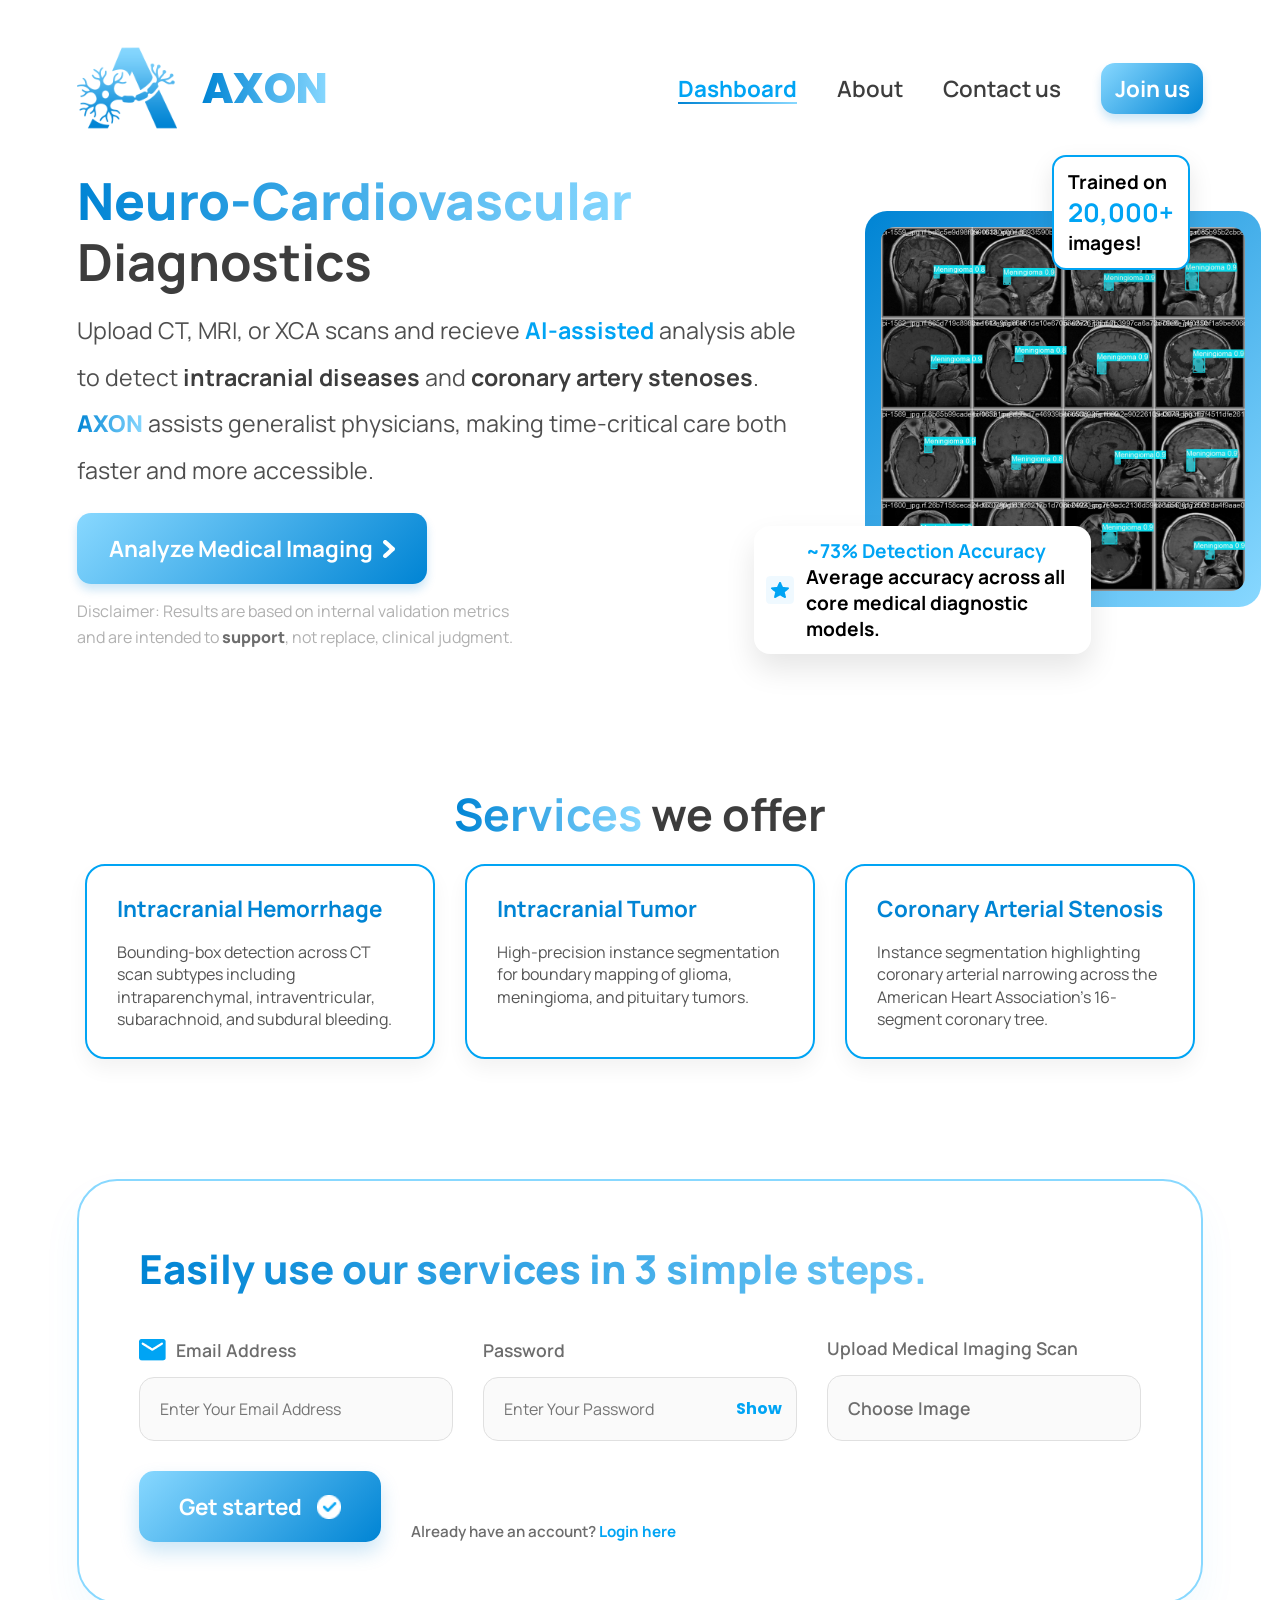
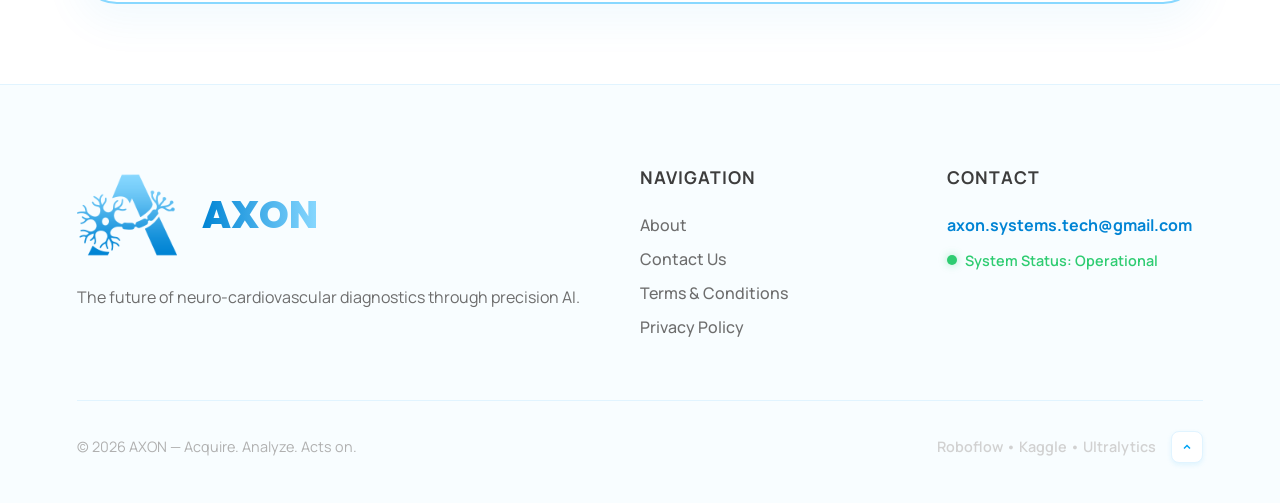
<file: frontend/index.html>
<!DOCTYPE html>
<html lang="en">
<head>
    <meta charset="UTF-8">
    <meta name="viewport" content="width=device-width, initial-scale=1.0">
    
    <title>
        AXON
    </title>

    <link rel="icon" type="image/png" href="./images/logo.png">

    <link href="https://fonts.googleapis.com/css2?family=Poppins:wght@600;700&family=Manrope:wght@600;700;800&display=swap" rel="stylesheet">
    <link rel="stylesheet" href="./css/style.css">
</head>

<body>
    <div class="bg-animation" id="top">
        <span></span><span></span><span></span>
        <span></span><span></span><span></span>
    </div>

    <header class="nav">
        <a href="#" class="logo">
            <img src="./images/logo.png" alt="logo">
            <h1><span class="logotext">AXON</span></h1>
        </a>
        <nav class="nav-links">
            <a class="dashboard" href="#" onclick="checkLoginAndGoToDashboard()">Dashboard</a>
            <a href="#services-target">About</a>
            <a href="#footer-target" onclick="highlightEmail()">Contact us</a>
            <button class="join" onclick="window.location.href='/signup'">Join us</button>
        </nav>
    </header>

    <section class="hero">
        <div class="left">
            <h1>
                <span class="blue">Neuro-Cardiovascular</span>
                <br>Diagnostics
            </h1>
            <p>
                Upload CT, MRI, or XCA scans and recieve <span>AI-assisted</span> analysis able to detect
                <span class="black">intracranial diseases</span> and
                <span class="black">coronary artery stenoses</span>. <span class="axon">AXON</span> assists generalist physicians, making time-critical care both faster and more accessible.
            </p>

            <div class="cta-in">
                <button class="cta" onclick="window.location.href='/signup'">
                    Analyze Medical Imaging
                    <img src="./images/arrow.png" alt="arrow">
                </button>
            </div>

            <p class="disclaimer">
                Disclaimer: Results are based on internal validation metrics
                <br>
                and are intended to <span class="support">support</span>, not replace, clinical judgment.
            </p>
        </div>

        <div class="right">
            <div class="badge">
                Trained on
                <br>
                <strong>20,000+</strong>
                <br>
                images!
            </div>
            <div class="yolo">
                <img src="./images/brain.png" alt="yolo">
            </div>
            <div class="accuracy">
                <img src="./images/star.png" alt="star">
                <div>
                    <strong>~73% Detection Accuracy</strong>
                    <br>
                    Average accuracy across all core medical diagnostic models.
                </div>
            </div>
        </div>
    </section>

    <section class="herotwo" id="services-target">
        <h2 class="title">
            <span class="service">Services</span> we offer
        </h2>

        <div class="services-container">
            <div class="service-box">
                <strong>Intracranial Hemorrhage</strong>
                <p>
                    Bounding-box detection across CT scan subtypes including intraparenchymal, intraventricular, subarachnoid, and subdural bleeding.
                </p>
            </div>

            <div class="service-box">
                <strong>Intracranial Tumor</strong>
                <p>
                    High-precision instance segmentation for boundary mapping of glioma, meningioma, and pituitary tumors.
                </p>
            </div>

            <div class="service-box">
                <strong>Coronary Arterial Stenosis</strong>
                <p>
                    Instance segmentation highlighting coronary arterial narrowing across the American Heart Association's 16-segment coronary tree.
                </p>
            </div>
        </div>
    </section>

    <section class="steps-section">
        <h2>Easily use our services in 3 simple <span>steps.</span></h2>
        
        <form class="steps-container" onsubmit="event.preventDefault(); stepSignup();">
            <div class="input-group">
                <label><img src="./images/mail-icon.png" alt=""> Email Address</label>
                <input type="email" id="step-email" placeholder="Enter Your Email Address" required>
            </div>

            <div class="input-group">
                <label>Password</label>
                <div class="password-wrapper">
                    <input type="password" id="step-password" placeholder="Enter Your Password" required>
                    <span class="toggle-password" id="toggleStepPassword">Show</span>
                </div>
            </div>

            <div class="input-group">
                <label>Upload Medical Imaging Scan</label>
                <label for="scan-upload" class="file-upload-btn">
                    Choose Image
                </label>
                <input type="file" id="scan-upload" accept="image/*" style="display:none">
            </div>

            <button type="submit" class="btn-get-started">
                Get started <img src="./images/check-circle.png" alt="">
            </button>

            <p class="login-prompt">
                Already have an account? <a href="/login" id="login-link">Login here</a>
            </p>

            <p id="step-result" style="margin-top:10px; font-weight:700; color:#0084D4;"></p>
        </form>
    </section>

    <footer class="footer" id="footer-target">
        <div class="footer-container">
            <div class="footer-column brand-col">
                <div class="logo">
                    <img src="./images/logo.png" alt="logo">
                    <h1><span class="logotext">AXON</span></h1>
                </div>
                <p class="footer-tagline">The future of neuro-cardiovascular diagnostics through precision AI.</p>
            </div>

            <div class="footer-column">
                <h3>Navigation</h3>
                <ul>
                    <li><a href="#services-target">About</a></li>
                    <li><a href="#footer-target" onclick="highlightEmail()">Contact Us</a></li>
                    <li><a href="#">Terms & Conditions</a></li>
                    <li><a href="#">Privacy Policy</a></li>
                </ul>
            </div>

            <div class="footer-column">
                <h3>Contact</h3>
                <p class="footer-email" id="contact-email">axon.systems.tech@gmail.com</p>
                <div class="status-indicator">
                    <span class="dot"></span> System Status: Operational
                </div>
            </div>
        </div>

        <div class="footer-bottom">
            <div class="bottom-content">
                <p>© 2026 AXON — Acquire. Analyze. Acts on.</p>
                
                <div class="footer-credits-wrapper">
                    <p class="tech-stack">Roboflow • Kaggle • Ultralytics</p>
                    <button id="scrollToTop" class="scroll-top-btn">
                        <svg width="12" height="12" viewBox="0 0 24 24" fill="none" stroke="currentColor" stroke-width="3">
                            <path d="M18 15l-6-6-6 6"/>
                        </svg>
                    </button>
                </div>
            </div>
        </div>
    </footer>

<script>
function highlightEmail() {
    const email = document.getElementById('contact-email');
    email.classList.add('highlight-flash');
    setTimeout(() => email.classList.remove('highlight-flash'), 2500);
}

async function stepSignup() {
    const email = document.getElementById("step-email").value;
    const password = document.getElementById("step-password").value;

    try {
        const res = await fetch("http://127.0.0.1:5000/signup", {
            method: "POST",
            headers: {"Content-Type": "application/json"},
            body: JSON.stringify({ email, password })
        });

        const data = await res.json();
        document.getElementById("step-result").innerText = data.message;

        if (res.ok) {
            localStorage.setItem("userEmail", email.toLowerCase().trim());
            window.location.href = "/verify";
        }

    } catch (err) {
        document.getElementById("step-result").innerText = "Server connection failed.";
    }
}

function checkLoginAndGoToDashboard() {
    if (localStorage.getItem("isLoggedIn") === "true") {
        window.location.href = "/dashboard";
    } else {
        window.location.href = "/signup";
    }
}
</script>

<script src="./js/script.js"></script>
</body>
</html>
</file>
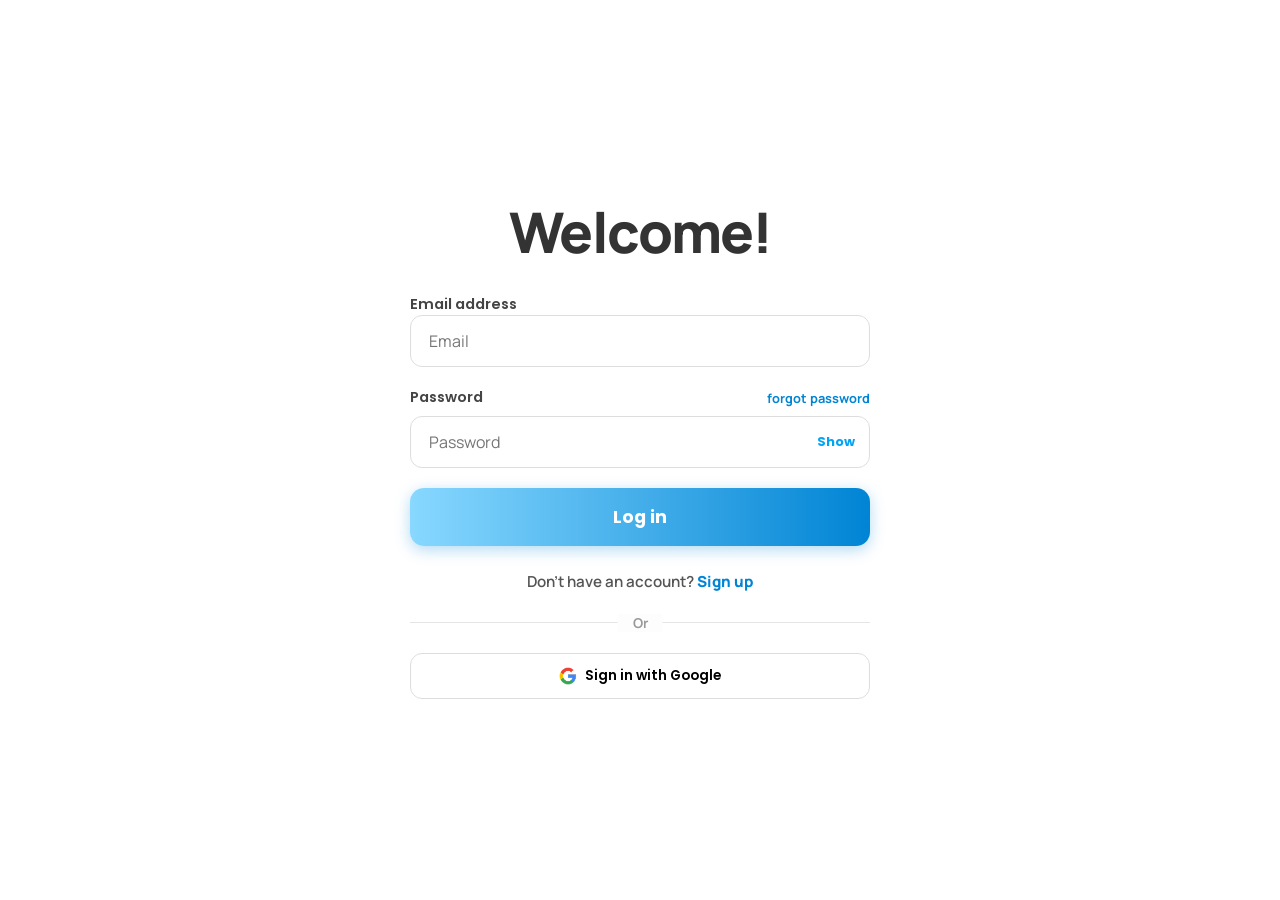
<file: frontend/login.html>
<!DOCTYPE html>
<html lang="en">
<head>
    <meta charset="UTF-8">
    <meta name="viewport" content="width=device-width, initial-scale=1.0">
    <title>Login — AXON</title>

    <link rel="icon" type="image/png" href="./images/logo.png">
    <link href="https://fonts.googleapis.com/css2?family=Poppins:wght@600;700&family=Manrope:wght@600;700;800&display=swap" rel="stylesheet">
    <link rel="stylesheet" href="./css/style.css">
    <link rel="stylesheet" href="./css/login.css">
</head>

<body>
    <div class="bg-animation">
        <span></span><span></span><span></span>
        <span></span><span></span><span></span>
    </div>

    <div class="login-container">
        <form class="login-form" onsubmit="event.preventDefault(); login();">

            <h1>Welcome!</h1>

            <div class="input-field">
                <label>Email address</label>
                <input type="email" id="email" placeholder="Email" required>
            </div>

            <div class="input-field">
                <div class="label-row">
                    <label>Password</label>
                    <a href="#" class="forgot-pass">forgot password</a>
                </div>

                <div class="password-wrapper">
                    <input type="password" id="password" placeholder="Password" required>
                    <span class="toggle-password" id="togglePassword">Show</span>
                </div>
            </div>

            <button type="submit" class="login-btn">Log in</button>

            <p id="result" class="result-msg"></p>

            <p class="signup-text">
                Don't have an account? <a href="signup.html">Sign up</a>
            </p>

            <div class="divider"><span>Or</span></div>

            <div class="social-btns">
                <button type="button" class="social-btn">
                    <img src="./images/google-logo.png" alt="Google"> Sign in with Google
                </button>
            </div>

        </form>
    </div>

    <script>
    async function login() {
        const email = document.getElementById("email").value;
        const password = document.getElementById("password").value;
        const resultBox = document.getElementById("result");

        resultBox.style.color = "#0084D4";
        resultBox.innerText = "Logging in...";

        try {
            const res = await fetch("http://127.0.0.1:5000/login", {
                method: "POST",
                headers: { "Content-Type": "application/json" },
                body: JSON.stringify({ email, password })
            });

            let data = {};
            try {
                data = await res.json();
            } catch (e) {
                data = { message: "Unexpected server response" };
            }

            if (res.ok) {
                resultBox.style.color = "#00A4F4";
                resultBox.innerText = "Login successful! Redirecting...";

                // Store login status
                localStorage.setItem("isLoggedIn", "true");
                localStorage.setItem("userEmail", email);

                setTimeout(() => {
                    window.location.href = "/dashboard";
                }, 800);

            } else {
                resultBox.style.color = "#ff4d4d";
                resultBox.innerText = data.message || "Login failed.";
            }

        } catch (err) {
            console.error(err);
            resultBox.style.color = "#ff4d4d";
            resultBox.innerText = "Server connection failed.";
        }
    }
    </script>

    <script src="./js/script.js"></script>
</body>
</html>
</file>
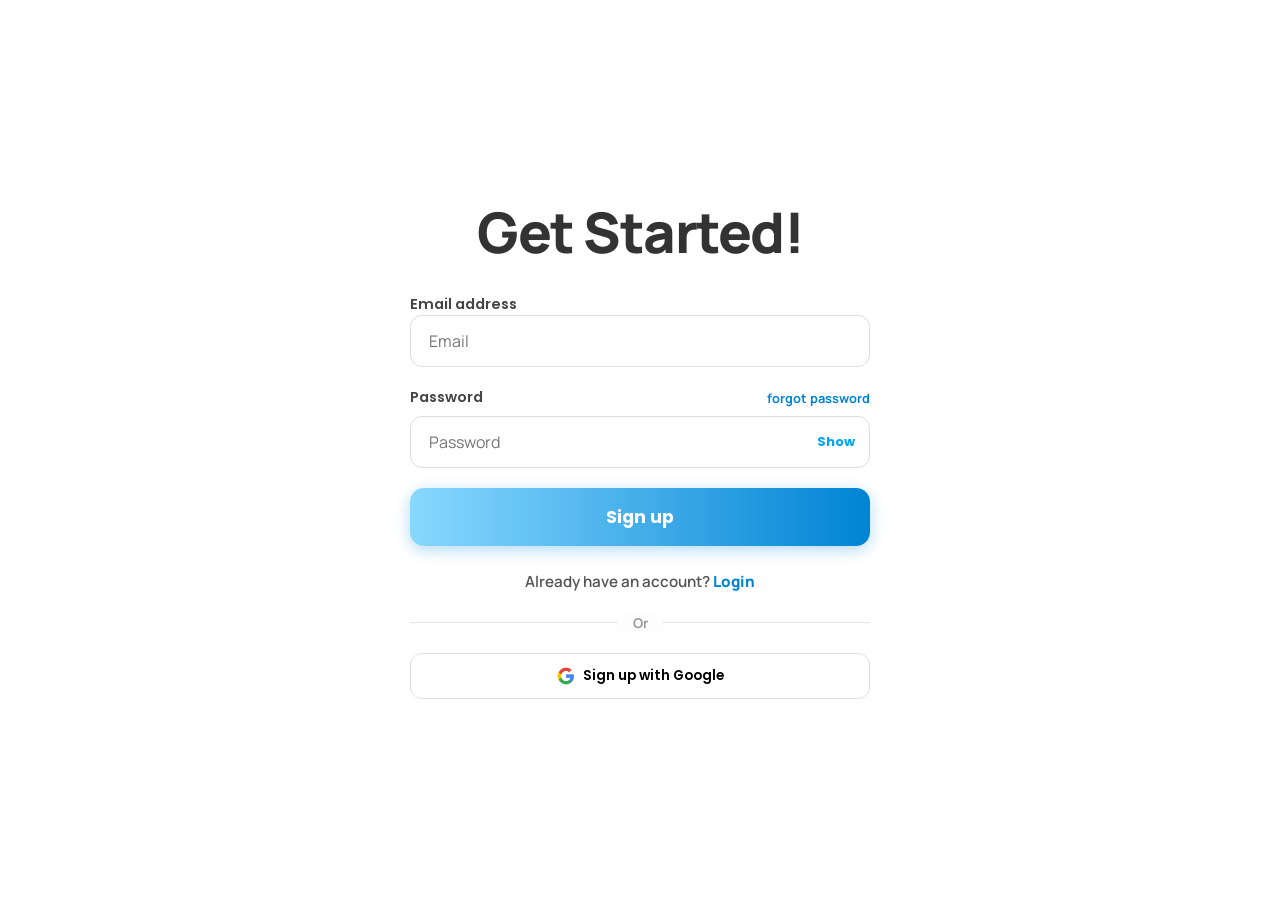
<file: frontend/signup.html>
<!DOCTYPE html>
<html lang="en">
<head>
    <meta charset="UTF-8">
    <meta name="viewport" content="width=device-width, initial-scale=1.0">
    <title>Sign Up — AXON</title>

    <link rel="icon" type="image/png" href="./images/logo.png">
    <link href="https://fonts.googleapis.com/css2?family=Poppins:wght@600;700&family=Manrope:wght@600;700;800&display=swap" rel="stylesheet">
    <link rel="stylesheet" href="./css/style.css">
    <link rel="stylesheet" href="./css/signup.css">
</head>

<body>
    <div class="bg-animation">
        <span></span><span></span><span></span>
        <span></span><span></span><span></span>
    </div>

    <div class="signup-container">

        <form class="signup-form" id="signupForm">

            <h1>Get Started!</h1>

            <div class="input-field">
                <label>Email address</label>
                <input type="email" id="email" placeholder="Email" required>
            </div>

            <div class="input-field">
                <div class="label-row">
                    <label>Password</label>
                    <a href="#" class="forgot-pass">forgot password</a>
                </div>

                <div class="password-wrapper">
                    <input type="password" id="password" placeholder="Password" required>
                    <span class="toggle-password" id="togglePassword">Show</span>
                </div>
            </div>

            <button type="submit" class="signup-btn">Sign up</button>

            <p id="result" class="result-msg"></p>

            <p class="login-text">
                Already have an account? <a href="/login">Login</a>
            </p>

            <div class="divider"><span>Or</span></div>

            <div class="social-btns">
                <button type="button" class="social-btn">
                    <img src="./images/google-logo.png" alt="Google"> Sign up with Google
                </button>
            </div>

        </form>
    </div>

    <script>
document.addEventListener("DOMContentLoaded", () => {
    const form = document.getElementById("signupForm");
    const resultBox = document.getElementById("result");

    form.addEventListener("submit", async (e) => {
        e.preventDefault();

        const email = document.getElementById("email").value;
        const password = document.getElementById("password").value;

        resultBox.style.color = "#0084D4";
        resultBox.innerText = "Creating account...";

        try {
            const res = await fetch("http://127.0.0.1:5000/signup", {
                method: "POST",
                headers: { "Content-Type": "application/json" },
                body: JSON.stringify({ email, password })
            });

            const data = await res.json().catch(() => ({}));

            if (res.ok) {
                localStorage.setItem("userEmail", email.toLowerCase().trim());
                resultBox.innerText = data.message || "Signup successful!";
                window.location.href = "/verify";
            } else {
                resultBox.style.color = "#ff4d4d";
                resultBox.innerText = data.message || "Signup failed.";
            }

        } catch (err) {
            console.error(err);
            resultBox.style.color = "#ff4d4d";
            resultBox.innerText = "Server connection failed.";
        }
    });
});
</script>

    <script src="./js/script.js"></script>
</body>
</html>
</file>
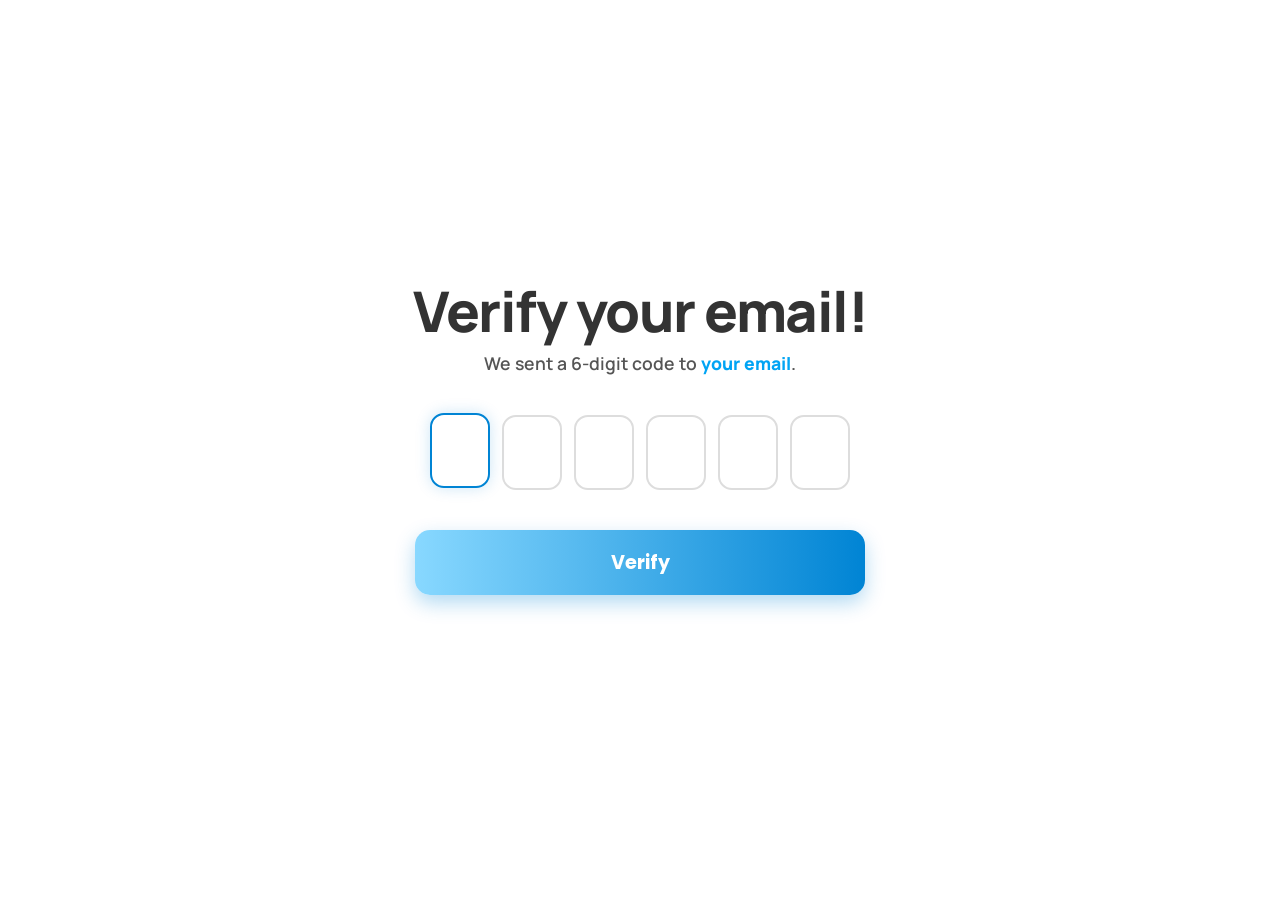
<file: frontend/verify.html>
<!DOCTYPE html>
<html lang="en">
<head>
    <meta charset="UTF-8">
    <meta name="viewport" content="width=device-width, initial-scale=1.0">
    <title>Verify Email — AXON</title>

    <link rel="icon" type="image/png" href="./images/logo.png">
    <link href="https://fonts.googleapis.com/css2?family=Poppins:wght@600;700&family=Manrope:wght@600;700;800&display=swap" rel="stylesheet">
    <link rel="stylesheet" href="./css/style.css">
    <link rel="stylesheet" href="./css/verify.css">
</head>

<body>
    <div class="bg-animation">
        <span></span><span></span><span></span>
        <span></span><span></span><span></span>
    </div>

    <div class="verify-container">
        <h1>Verify your email!</h1>

        <p class="subtitle">
            We sent a 6-digit code to
            <span id="display-email">your email</span>.
        </p>

        <div class="otp-inputs">
            <input type="text" maxlength="1" class="otp-box" autofocus>
            <input type="text" maxlength="1" class="otp-box">
            <input type="text" maxlength="1" class="otp-box">
            <input type="text" maxlength="1" class="otp-box">
            <input type="text" maxlength="1" class="otp-box">
            <input type="text" maxlength="1" class="otp-box">
        </div>

        <button class="verify-btn" onclick="verify()">Verify</button>

        <p id="result" class="result-msg"></p>
    </div>

    <script>
    const savedEmail = localStorage.getItem('userEmail') || "";
    document.getElementById('display-email').textContent = savedEmail || "your email";

    const inputs = document.querySelectorAll('.otp-box');

    inputs.forEach((input, index) => {
        // Handle normal typing and auto-focus next box
        input.addEventListener('input', (e) => {
            if (e.inputType === "deleteContentBackward") return; // Don't jump forward on backspace
            
            if (input.value && index < inputs.length - 1) {
                inputs[index + 1].focus();
            }
        });

        // Handle backspace to move to previous box
        input.addEventListener('keydown', (e) => {
            if (e.key === 'Backspace' && !input.value && index > 0) {
                inputs[index - 1].focus();
            }
        });

        // NEW: Handle pasting the entire code
        input.addEventListener('paste', (e) => {
            e.preventDefault(); // Stop the default paste action
            const pastedData = e.clipboardData.getData('text').slice(0, inputs.length); // Get first 6 chars
            
            if (!pastedData) return;

            // Distribute characters into the boxes
            const chars = pastedData.split('');
            chars.forEach((char, i) => {
                if (inputs[i]) {
                    inputs[i].value = char;
                }
            });

            // Focus the last filled box or the next empty one
            const nextFocus = chars.length < inputs.length ? chars.length : inputs.length - 1;
            inputs[nextFocus].focus();
        });
    });

    function verify() {
        const code = Array.from(inputs)
            .map(i => i.value.trim())
            .join('')
            .replace(/\s+/g, '');

        if (code.length < 6) {
            document.getElementById("result").innerText = "Please enter the full 6-digit code.";
            return;
        }

        if (!savedEmail) {
            document.getElementById("result").innerText = "No email found. Please sign up again.";
            return;
        }

        fetch("http://127.0.0.1:5000/verify", {
            method: "POST",
            headers: { "Content-Type": "application/json" },
            body: JSON.stringify({
                email: savedEmail.toLowerCase().trim(),
                code: code
            })
        })
        .then(async res => {
            const data = await res.json();
            document.getElementById("result").innerText = data.message || "Response received";

            if (res.ok) {
                window.location.href = "/login";
            }
        })
        .catch(() => {
            document.getElementById("result").innerText = "Connection error.";
        });
    }
    </script>

    <script src="./js/script.js"></script>
</body>
</html>
</file>
<file: frontend/css/style.css>
/* ======================== */
/* GLOBAL RESET             */
/* ======================== */
* {
    margin: 0;
    padding: 0;
    box-sizing: border-box;
    font-family: "Manrope", sans-serif;
}

/* ======================== */
/* BODY & LAYOUT            */
/* ======================== */
html {
    height: auto;
    scroll-behavior: smooth;
    scrollbar-width: none;
    -ms-overflow-style: none;
}

html::-webkit-scrollbar {
    display: none;
}

body {
    min-height: 100vh;
    display: flex;
    flex-direction: column;
    justify-content: flex-start;
    background-color: #FFFFFF;
    overflow-y: auto;
    overflow-x: hidden;
    scrollbar-width: none;
    -ms-overflow-style: none;
}

body::-webkit-scrollbar {
    display: none;
}

/* ======================== */
/* LOADING STATE             */
/* ======================== */
.loader {
    width: 56px;
    height: 56px;
    border-radius: 50%;
    background: conic-gradient(
        from -35deg,
        #d1d1d1 0deg,
        #f6f6f6 95deg,
        #f6f6f6 360deg
    );
    animation: spin 0.85s linear infinite;
    position: relative;
    margin: auto;
}

.loader::after {
    content: "";
    position: absolute;
    inset: 10px;
    border-radius: 50%;
    background: #0084D4;
}

@keyframes spin {
    to { transform: rotate(360deg); }
}

/* ======================== */
/* BACKGROUND ANIMATION     */
/* ======================== */
.bg-animation {
    position: fixed;
    top: 0;
    left: 0;
    width: 100%;
    height: 100%;
    pointer-events: none;
    overflow: hidden;
    z-index: 0;
}

.bg-animation span {
    position: absolute;
    display: block;
    bottom: -120px;
    border: 6px solid transparent;
    background: 
        linear-gradient(#FFFFFF, #FFFFFF) padding-box, 
        linear-gradient(135deg, #f6f6f6, #d1d1d1) border-box;
    border-radius: 8px;
    animation: floatBox 14s linear infinite;
    opacity: 0;
}

.bg-animation span:nth-child(1) { left: 10%; width: 35px; height: 35px; animation-duration: 12s; animation-delay: -2s; }
.bg-animation span:nth-child(2) { left: 25%; width: 65px; height: 65px; animation-duration: 16s; animation-delay: -7s; opacity: 0.2; }
.bg-animation span:nth-child(3) { left: 45%; width: 80px; height: 80px; animation-duration: 11s; animation-delay: -4s; }
.bg-animation span:nth-child(4) { left: 65%; width: 50px; height: 50px; animation-duration: 15s; animation-delay: 1s; }
.bg-animation span:nth-child(5) { left: 80%; width: 40px; height: 40px; animation-duration: 13s; animation-delay: 3s; }
.bg-animation span:nth-child(6) { left: 92%; width: 30px; height: 30px; animation-duration: 14s; animation-delay: 0s; }

@keyframes floatBox {
    0% { transform: translateY(0) rotate(0deg) translateX(0); opacity: 0; }
    10% { opacity: 0.5; }
    50% { transform: translateY(-60vh) rotate(180deg) translateX(15px); }
    90% { opacity: 0.5; }
    100% { transform: translateY(-130vh) rotate(360deg) translateX(-10px); opacity: 0; }
}

/* ======================== */
/* NAVIGATION               */
/* ======================== */
.nav {
    position: relative;
    z-index: 1;
    display: flex;
    justify-content: space-between;
    align-items: center;
    padding: 3% 6%;
    animation: slideDownFade 0.4s ease forwards;
    animation-delay: 0.1s;
    opacity: 0;
}

.logo {
    display: flex;
    align-items: center;
    gap: 25px;
    text-decoration: none;
    color: inherit;
}

.logo img { width: 8vw; max-width: 100px; }

.logo h1 span { 
    font-family: 'Poppins', sans-serif; 
    font-size: 2.6rem; 
    font-weight: 700;
    background: linear-gradient(to right, #0084D4, #88D8FF);
    font-weight: 800;
    -webkit-background-clip: text;
    background-clip: text;
    -webkit-text-fill-color: transparent;
}

.nav-links { display: flex; align-items: center; gap: 40px; }
.nav-links a { position: relative; text-decoration: none; font-size: 1.4rem; font-weight: 600; color: #3D3D3D; }
.nav-links .dashboard { color: #00A4F4; font-weight: 700; }

.nav-links a::after {
    content: "";
    position: absolute;
    left: 0; bottom: 0; width: 100%; height: 2px;
    background: linear-gradient(to right, #0084D4, #88D8FF);
    transform: scaleX(0);
    transform-origin: left;
    transition: transform 0.3s ease;
}

.nav-links a:hover::after, 
.nav-links .dashboard::after { transform: scaleX(1); }

/* ======================== */
/* SHARED BUTTON STYLES     */
/* ======================== */
.join, .cta, .btn-get-started {
    background: linear-gradient(135deg, #88D8FF, #0084D4);
    border: none;
    color: white;
    font-family: 'Manrope', sans-serif;
    font-weight: 700;
    display: flex;
    align-items: center;
    justify-content: center;
    cursor: pointer;
    transition: transform 0.15s cubic-bezier(0.175, 0.885, 0.32, 1.275);
    will-change: transform;
}

.join:active, .cta:active, .btn-get-started:active {
    transform: scale(0.92) !important;
}

.join {
    width: 8vw;
    max-width: 149px;
    height: 4vw;
    max-height: 80px;
    border-radius: 14px;
    font-size: 1.4rem;
    box-shadow: 0 6px 10px rgba(0, 132, 212, 0.2);
}

/* ======================== */
/* HERO SECTION             */
/* ======================== */
.hero {
    position: relative;
    z-index: 1;
    display: flex;
    justify-content: space-between;
    align-items: center;
    padding: 1% 6%;
    transform: translateY(-20px);
}

.left { width: 70%; }

.left h1 {
    font-size: 3.2rem;
    line-height: 1.2;
    color: #3D3D3D;
    margin-bottom: 15px;
    animation: slideUpFade 0.4s ease forwards;
    animation-delay: 0.3s;
    opacity: 0;
}

.left h1 .blue {
    background: linear-gradient(to right, #0084D4, #88D8FF);
    font-weight: 800;
    -webkit-background-clip: text;
    background-clip: text;
    -webkit-text-fill-color: transparent;
}

.left p {
    font-size: 1.45rem;
    line-height: 2;
    color: #4F4F4F;
    margin-bottom: 20px;
    animation: slideUpFade 0.4s ease forwards;
    animation-delay: 0.5s;
    opacity: 0;
}

.left p span { color: #00A4F4; font-weight: 700; }
.left .black { color: #3D3D3D; font-weight: 700; }
.left .axon { 
    background: linear-gradient(to right, #0084D4, #88D8FF);
    font-weight: 800;
    -webkit-background-clip: text;
    background-clip: text;
    -webkit-text-fill-color: transparent;
}

.cta {
    padding: 20px 32px;
    border-radius: 14px;
    font-size: 1.4rem;
    margin-bottom: 15px;
    gap: 10px;
    box-shadow: 0 6px 10px rgba(0, 132, 212, 0.2);
}

.cta-in {
    opacity: 0;
    animation: slideUpFade 0.8s ease forwards;
    animation-delay: 0.7s;
}

.left .disclaimer {
    font-size: 1rem;
    color: #B0B0B0;
    line-height: 1.6;
    opacity: 0;
    animation: slideUpFade 0.8s ease forwards;
    animation-delay: 0.9s;
}

.left .disclaimer .support { font-weight: 800; color: #6D6D6D; }

/* ======================== */
/* RIGHT HERO IMAGE         */
/* ======================== */
.right {
    width: 38%;
    position: relative;
    display: flex;
    justify-content: center;
    margin-top: -2%;
    transform: translateX(58px);
}

.yolo {
    position: relative;
    z-index: 1;
    background: linear-gradient(135deg, #0084D4, #88D8FF);
    padding: 16px;
    border-radius: 22px;
    opacity: 0;
    animation: slideUpFade 0.8s ease forwards;
    animation-delay: 0.6s;
    
    /* This controls the overall size of the box */
    width: fit-content;
    max-width: 400px; /* Adjust this value to get the exact size you want */
    margin: 0 auto;
}

.yolo img { 
    /* The image now fills the container exactly, so the blue box hugs it */
    width: 100%; 
    border-radius: 14px; 
    display: block; 
}

.badge {
    position: absolute;
    z-index: 2;
    top: -14%;
    right: 18%;
    background: white;
    padding: 12px 14px;
    border-radius: 14px;
    font-size: 1.2rem;
    font-weight: 700;
    border: 2px solid #00A4F4;
    box-shadow: 0 10px 25px rgba(0,0,0,0.1);
    opacity: 0;
    animation: slideUpFade 0.8s ease forwards;
    animation-delay: 0.4s;
}

.badge strong { font-size: 1.6rem; color: #00A4F4; }

.accuracy {
    position: absolute;
    z-index: 2;
    bottom: -12%;
    left: -28%;
    background: white;
    padding: 12px;
    border-radius: 16px;
    display: flex;
    gap: 12px;
    align-items: center;
    width: 85%;
    font-weight: 700;
    font-size: 1.2rem;
    box-shadow: 0 15px 30px rgba(0,0,0,0.1);
    opacity: 0;
    animation: slideUpFade 0.8s ease forwards;
    animation-delay: 0.8s;
}

.accuracy strong { font-size: 1.2rem; color: #00A4F4; }

/* ======================== */
/* SERVICES SECTION         */
/* ======================== */
.herotwo {
    position: relative;
    z-index: 1;
    padding: 80px 6%;
    text-align: center;
}

.title {
    font-size: 2.8rem;
    color: #3D3D3D;
    margin-bottom: 15px;
}

.title .service {
    background: linear-gradient(to right, #0084D4, #88D8FF);
    font-weight: 700;
    -webkit-background-clip: text;
    background-clip: text;
    -webkit-text-fill-color: transparent;
}

.herotwo p {
    font-size: 1.2rem;
    color: #4F4F4F;
    line-height: 1.6;
    margin-bottom: 40px;
}

.services-container {
    display: flex;
    justify-content: center;
    gap: 30px;
    flex-wrap: wrap;
    margin-top: 20px;
}

.service-box {
    background: white;
    padding: 30px 30px 26px;
    border-radius: 20px;
    border: 2px solid #00A4F4;
    width: 350px;
    text-align: left;
    box-shadow: 0 10px 20px rgba(0,0,0,0.05);
    transition: transform 0.3s ease, border-color 0.3s ease;
    display: flex;
    flex-direction: column;
}

.service-box:hover {
    transform: translateY(-10px);
    border-color: #88D8FF;
}

.service-box strong {
    font-size: 1.4rem;
    color: #0084D4;
    display: block;
    margin-bottom: 18px;
    line-height: 1.2;
}

.service-box p {
    font-size: 1rem;
    line-height: 1.4;
    color: #555;
    margin-bottom: 0;
}

/* ======================== */
/* STEPS SECTION            */
/* ======================== */
.steps-section {
    position: relative;
    z-index: 1;
    margin: 40px 6% 80px 6%;
    padding: 60px;
    background: white;
    border: 2px solid #88D8FF;
    border-radius: 40px;
    box-shadow: 0 20px 40px rgba(0, 164, 244, 0.05);
}

.steps-section h2 {
    background: linear-gradient(to right, #0084D4, #88D8FF);
    font-weight: 800;
    font-size: 2.5rem;
    margin-bottom: 40px;
    -webkit-background-clip: text;
    background-clip: text;
    -webkit-text-fill-color: transparent;
}

.steps-container {
    display: flex;
    align-items: flex-end;
    gap: 30px;
    flex-wrap: wrap;
}

.input-group {
    flex: 1;
    min-width: 250px;
    display: flex;
    flex-direction: column;
    gap: 15px;
}

.input-group label {
    display: flex;
    align-items: center;
    gap: 10px;
    font-size: 1.1rem;
    font-weight: 600;
    color: #6D6D6D;
}

.input-group input {
    width: 100%;
    padding: 20px;
    border: 1px solid #E0E0E0;
    border-radius: 15px;
    background: #FAFAFA;
    font-size: 1rem;
    color: #3D3D3D;
    outline: none;
    transition: border-color 0.3s ease;
}

.input-group input:focus { border-color: #00A4F4; }

/* Password Toggle for Landing Page */
.input-group .password-wrapper {
    position: relative;
    width: 100%;
    display: flex;
    align-items: center;
}

.input-group .password-wrapper input {
    padding-right: 60px !important; /* Space for "Show" */
    width: 100%;
}

.input-group .toggle-password {
    position: absolute;
    right: 15px;
    font-family: 'Poppins', sans-serif;
    font-size: 1rem;
    font-weight: 700;
    color: #00A4F4;
    cursor: pointer;
    user-select: none;
    z-index: 5;
}

.file-upload-btn {
    width: 100%;
    padding: 20px;
    border: 1px solid #E0E0E0;
    border-radius: 15px;
    background: #FAFAFA;
    font-size: 1rem;
    color: #888;
    text-align: center;
    cursor: pointer;
    transition: all 0.3s ease;
    display: block;
}

.file-upload-btn:hover {
    border-color: #00A4F4;
    background: #f0f9ff;
    color: #00A4F4;
}

.btn-get-started {
    padding: 20px 40px;
    border-radius: 15px;
    font-size: 1.4rem;
    gap: 15px;
    box-shadow: 0 10px 20px rgba(0, 132, 212, 0.2);
}

.btn-get-started img { width: 24px; height: 24px; }

/* Wrapper to stack button and login text */
.action-wrapper {
    display: flex;
    flex-direction: column;
    align-items: center;
    gap: 15px;
    flex: 1; /* Helps with alignment in the flex container */
}

.login-prompt {
    font-size: 0.95rem;
    color: #6D6D6D;
    font-weight: 600;
}

.login-prompt a {
    color: #00A4F4; /* Use #F40039 if you went with the Red rebrand */
    text-decoration: none;
    font-weight: 700;
    transition: color 0.3s ease;
}

.login-prompt a:hover {
    text-decoration: underline;
    color: #0084D4; /* Use #D4002B for Red */
}

/* Ensure the wrapper doesn't shrink on mobile */
@media (max-width: 1024px) {
    .action-wrapper {
        width: 100%;
        margin-top: 10px;
    }
}

/* ======================== */
/* FOOTER                   */
/* ======================== */
.footer {
    position: relative;
    z-index: 1;
    background: #f8fdff;
    padding: 80px 6% 40px 6%;
    border-top: 1px solid #e1f4ff;
    margin-top: auto;
}

.footer-container {
    display: grid;
    grid-template-columns: 2fr 1fr 1fr;
    gap: 50px;
    padding-bottom: 50px;
}

.footer-column .logo { margin-bottom: 20px; }
.footer-column .logo h1 span { font-size: 2.4rem; }

.footer-tagline {
    margin-top: 20px;
    font-size: 1rem;
    color: #6D6D6D;
    line-height: 1.6;
    max-width: none;
    white-space: nowrap;
}

.footer-column h3 {
    font-size: 1.1rem;
    font-weight: 700;
    margin-bottom: 25px;
    color: #3D3D3D;
    text-transform: uppercase;
    letter-spacing: 1px;
}

.footer-column ul { list-style: none; }
.footer-column ul li { margin-bottom: 12px; }
.footer-column ul li a { text-decoration: none; color: #6D6D6D; font-weight: 500; transition: color 0.3s ease; }
.footer-column ul li a:hover { color: #00A4F4; }

.footer-email { color: #0084D4; font-weight: 700; font-size: 1rem; margin-bottom: 15px; }

.status-indicator {
    display: flex;
    align-items: center;
    gap: 8px;
    font-size: 0.9rem;
    /* System Status */
    color: #2ecc71; /* Operational */
    /* color: #7f8c8d; /* Inactive */
    font-weight: 600;
}

.dot {
    width: 10px;
    height: 10px;
    background-color: #2ecc71; /* Operational */
    /* background-color: #7f8c8d; /* Inactive */
    border-radius: 50%;
    box-shadow: 0 0 8px rgba(46, 204, 113, 0.4);
}

.footer-bottom {
    border-top: 1px solid #e1f4ff;
    padding-top: 30px;
}

.bottom-content {
    display: flex;
    justify-content: space-between;
    align-items: center;
    color: #B0B0B0;
    font-size: 0.9rem;
}

.footer-credits-wrapper {
    display: flex;
    align-items: center;
    gap: 15px;
}

.tech-stack { font-weight: 600; color: #D1D1D1; margin-bottom: 0; }

.scroll-top-btn {
    background: #FFFFFF;
    border: 1px solid #e1f4ff;
    color: #00A4F4;
    width: 32px;
    height: 32px;
    border-radius: 8px;
    display: flex;
    align-items: center;
    justify-content: center;
    cursor: pointer;
    transition: all 0.3s cubic-bezier(0.175, 0.885, 0.32, 1.275);
    box-shadow: 0 2px 5px rgba(0, 164, 244, 0.1);
}

.scroll-top-btn:hover {
    transform: translateY(-3px);
    background: #00A4F4;
    color: #FFFFFF;
    border-color: #00A4F4;
}

/* The base state to prevent layout shifting */
#contact-email {
    display: inline-block;
    transition: all 0.3s ease;
    border-radius: 8px;
}

/* The highlight state triggered by JS */
.highlight-flash {
    background-color: #00A4F4;
    color: white;
    
    /* Makes the highlight "bigger" around the text */
    padding: 10px 20px; 
    
    box-shadow: 0 4px 15px rgba(0, 164, 244, 0.4);
    z-index: 10;
    position: relative;
}

/* ======================== */
/* UTILITY ANIMATIONS       */
/* ======================== */
@keyframes slideDownFade {
    0% { opacity: 0; transform: translateY(-30px); }
    100% { opacity: 1; transform: translateY(0); }
}

@keyframes slideUpFade {
    0% { opacity: 0; transform: translateY(30px); }
    100% { opacity: 1; transform: translateY(0); }
}

/* ======================== */
/* RESPONSIVE               */
/* ======================== */
@media (max-width: 1024px) {
    .hero { flex-direction: column; text-align: center; transform: none; }
    .left, .right { width: 100%; }
    .badge, .accuracy { position: static; margin-top: 15px; }
    .nav-links { gap: 20px; }
    .right { transform: none; }
    .services-container { flex-direction: column; align-items: center; }
    .steps-container { flex-direction: column; align-items: stretch; }
    .footer-container { grid-template-columns: 1fr; text-align: center; gap: 40px; }
    .bottom-content { flex-direction: column; gap: 15px; }
}
</file>
<file: frontend/css/login.css>
/* =========================================
   AXON LOGIN PAGE STYLES (NO BOX)
   ========================================= */

body {
    display: flex;
    justify-content: center;
    align-items: center;
    min-height: 100vh;
    margin: 0;
    overflow: hidden; 
}

.login-container {
    position: relative;
    z-index: 10;
    width: 100%;
    max-width: 500px; 
    text-align: center;
    padding: 20px;
}

.login-form {
    background: transparent;
    padding: 0;
    text-align: center;
}

.login-form h1 {
    font-family: 'Manrope', sans-serif;
    font-weight: 800;
    font-size: 3.5rem;
    color: #333;
    margin-bottom: 30px;
    line-height: 1.1;
    letter-spacing: -1.5px;
    text-shadow: 0 2px 10px rgba(255, 255, 255, 0.3);
}

.input-field {
    text-align: left;
    margin-bottom: 20px;
    max-width: 500px;
    margin-left: auto;
    margin-right: auto;
}

.label-row {
    display: flex;
    justify-content: space-between;
    align-items: center;
    margin-bottom: 8px;
}

.input-field label {
    font-family: 'Poppins', sans-serif;
    font-weight: 600;
    font-size: 0.9rem;
    color: #444;
}

.forgot-pass {
    font-size: 0.8rem;
    color: #0084D4;
    text-decoration: none;
    font-weight: 700;
}

/* Password Toggle Logic */
.password-wrapper {
    position: relative;
    display: flex;
    align-items: center;
}

.toggle-password {
    position: absolute;
    right: 15px;
    font-family: 'Poppins', sans-serif;
    font-size: 0.8rem;
    font-weight: 700;
    color: #00A4F4;
    cursor: pointer;
    user-select: none;
}

.input-field input {
    width: 100%;
    padding: 14px 18px;
    border: 1px solid #ddd;
    border-radius: 12px;
    font-family: 'Manrope', sans-serif;
    box-sizing: border-box;
    font-size: 1rem;
    background: rgba(255, 255, 255, 0.9);
}

.login-btn {
    width: 100%;
    max-width: 500px;
    padding: 16px;
    border: none;
    border-radius: 14px;
    background: linear-gradient(to right, #88D8FF, #0084D4);
    color: white;
    font-family: 'Poppins', sans-serif;
    font-weight: 700;
    font-size: 1.1rem;
    cursor: pointer;
    box-shadow: 0 4px 15px rgba(0, 132, 212, 0.3);
    display: inline-block;
    transition: transform 0.1s ease-out, box-shadow 0.2s ease;
    will-change: transform;
    transform-origin: center;
}

/* SPRINGY CLICK EFFECT */
.login-btn:active {
    transform: scale(0.92) !important;
    box-shadow: 0 2px 5px rgba(0, 132, 212, 0.2);
}

.signup-text {
    margin-top: 25px;
    font-family: 'Manrope', sans-serif;
    font-size: 0.95rem;
    color: #555;
    font-weight: 600;
}

.signup-text a {
    color: #0084D4;
    font-weight: 800;
    text-decoration: none;
}

.divider {
    margin: 30px 0;
    position: relative;
    border-top: 1px solid rgba(0,0,0,0.1);
    max-width: 500px;
    margin-left: auto;
    margin-right: auto;
}

.divider span {
    position: absolute;
    top: 50%;
    left: 50%;
    transform: translate(-50%, -50%);
    background: #fdfdfd; 
    padding: 0 15px;
    font-size: 0.85rem;
    color: #999;
    font-weight: 700;
}

.social-btns {
    display: flex;
    justify-content: center;
    gap: 12px;
    max-width: 500px;
    margin: 0 auto;
}

.social-btn {
    width: 100%;
    max-width: 500px;
    display: flex;
    align-items: center;
    justify-content: center;
    gap: 8px;
    padding: 12px;
    border: 1px solid #ddd;
    border-radius: 12px;
    background: white;
    font-family: 'Poppins', sans-serif;
    font-weight: 600;
    font-size: 0.85rem;
    cursor: pointer;
    transition: transform 0.1s ease-out, background 0.2s;
}

.social-btn:active {
    transform: scale(0.95);
}

.social-btn img {
    width: 18px;
    height: 18px;
}

.result-msg {
    margin-top: 15px;
    font-family: 'Manrope', sans-serif;
    font-weight: 700;
    color: #0084D4;
}

@media (max-width: 600px) {
    .login-form h1 {
        font-size: 2.5rem;
    }
    .social-btns {
        flex-direction: column;
    }
}
</file>
<file: frontend/css/signup.css>
/* =========================================
   AXON SIGNUP PAGE STYLES (NO BOX)
   ========================================= */

body {
    display: flex;
    justify-content: center;
    align-items: center;
    min-height: 100vh;
    margin: 0;
    overflow: hidden; 
}

.signup-container {
    position: relative;
    z-index: 10;
    width: 100%;
    max-width: 500px; /* Expanded for 3.5rem text */
    padding: 20px;
}

.signup-form {
    background: transparent; /* Box removed */
    padding: 0;
    text-align: center;
}

.signup-form h1 {
    font-family: 'Manrope', sans-serif;
    font-weight: 800;
    font-size: 3.5rem;
    color: #333;
    margin-bottom: 30px;
    line-height: 1.1;
    letter-spacing: -1.5px;
    text-shadow: 0 2px 10px rgba(255, 255, 255, 0.3);
}

.input-field {
    text-align: left;
    margin-bottom: 20px;
    max-width: 500px;
    margin-left: auto;
    margin-right: auto;
}

.label-row {
    display: flex;
    justify-content: space-between;
    align-items: center;
    margin-bottom: 8px;
}

.input-field label {
    font-family: 'Poppins', sans-serif;
    font-weight: 600;
    font-size: 0.9rem;
    color: #444;
}

.forgot-pass {
    font-size: 0.8rem;
    color: #0084D4;
    text-decoration: none;
    font-weight: 700;
}

/* Password Toggle Styling */
.password-wrapper {
    position: relative;
    display: flex;
    align-items: center;
}

.toggle-password {
    position: absolute;
    right: 15px;
    font-family: 'Poppins', sans-serif;
    font-size: 0.8rem;
    font-weight: 700;
    color: #00A4F4;
    cursor: pointer;
    user-select: none;
}

.input-field input {
    width: 100%;
    padding: 14px 18px;
    border: 1px solid #ddd;
    border-radius: 12px;
    font-family: 'Manrope', sans-serif;
    box-sizing: border-box;
    font-size: 1rem;
    background: rgba(255, 255, 255, 0.9);
}

.signup-btn {
    width: 100%;
    max-width: 500px;
    padding: 16px;
    border: none;
    border-radius: 14px;
    background: linear-gradient(to right, #88D8FF, #0084D4);
    color: white;
    font-family: 'Poppins', sans-serif;
    font-weight: 700;
    font-size: 1.1rem;
    cursor: pointer;
    box-shadow: 0 4px 15px rgba(0, 132, 212, 0.3);
    display: inline-block;
    transition: transform 0.1s ease-out, box-shadow 0.2s ease;
    will-change: transform;
    transform-origin: center;
}

/* SPRINGY CLICK EFFECT */
.signup-btn:active {
    transform: scale(0.92) !important;
    box-shadow: 0 2px 5px rgba(0, 132, 212, 0.2);
}

.login-text {
    margin-top: 25px;
    font-family: 'Manrope', sans-serif;
    font-size: 0.95rem;
    color: #555;
    font-weight: 600;
}

.login-text a {
    color: #0084D4;
    font-weight: 800;
    text-decoration: none;
}

.divider {
    margin: 30px 0;
    position: relative;
    border-top: 1px solid rgba(0,0,0,0.1);
    max-width: 500px;
    margin-left: auto;
    margin-right: auto;
}

.divider span {
    position: absolute;
    top: 50%;
    left: 50%;
    transform: translate(-50%, -50%);
    background: #fdfdfd; 
    padding: 0 15px;
    font-size: 0.85rem;
    color: #999;
    font-weight: 700;
}

.social-btns {
    display: flex;
    justify-content: center;
    gap: 12px;
    max-width: 500px;
    margin: 0 auto;
}

.social-btn {
    width: 100%;
    max-width: 500px;
    display: flex;
    align-items: center;
    justify-content: center;
    gap: 8px;
    padding: 12px;
    border: 1px solid #ddd;
    border-radius: 12px;
    background: white;
    font-family: 'Poppins', sans-serif;
    font-weight: 600;
    font-size: 0.85rem;
    cursor: pointer;
    transition: transform 0.1s ease-out, background 0.2s;
}

.social-btn:active {
    transform: scale(0.95);
}

.social-btn img {
    width: 18px;
    height: 18px;
}

.result-msg {
    margin-top: 15px;
    font-family: 'Manrope', sans-serif;
    font-weight: 700;
    color: #0084D4;
}

@media (max-width: 600px) {
    .signup-form h1 {
        font-size: 2.5rem;
    }
    .social-btns {
        flex-direction: column;
    }
}
</file>
<file: frontend/css/verify.css>
/* =========================================
   AXON VERIFY PAGE STYLES (NO BOX)
   ========================================= */

body {
    display: flex;
    justify-content: center;
    align-items: center;
    min-height: 100vh;
    margin: 0;
    overflow: hidden;
}

.verify-container {
    position: relative;
    z-index: 10;
    width: 100%;
    max-width: 500px; /* Matching Signup container width */
    text-align: center;
    padding: 20px;
}

.verify-container h1 {
    font-family: 'Manrope', sans-serif;
    font-weight: 800;
    font-size: 3.5rem;
    color: #333;
    margin-bottom: 10px;
    line-height: 1.1;
    letter-spacing: -1.5px;
    text-shadow: 0 2px 10px rgba(255, 255, 255, 0.5);
}

.subtitle {
    font-family: 'Manrope', sans-serif;
    color: #555;
    font-size: 1.1rem;
    margin-bottom: 40px;
    font-weight: 600;
}

#display-email {
    color: #00A4F4;
    font-weight: 800;
}

.otp-inputs {
    display: flex;
    gap: 12px;
    justify-content: center;
    margin-bottom: 40px;
}

.otp-box {
    width: 60px;
    height: 75px;
    border: 2px solid #ddd;
    border-radius: 14px;
    text-align: center;
    font-size: 2rem;
    font-family: 'Poppins', sans-serif;
    font-weight: 700;
    color: #333;
    background: rgba(255, 255, 255, 0.85);
    transition: all 0.3s ease;
}

.otp-box:focus {
    outline: none;
    border-color: #0084D4;
    background: #fff;
    box-shadow: 0 0 15px rgba(0, 132, 212, 0.2);
    transform: translateY(-2px);
}

.verify-btn {
    width: 100%;
    max-width: 450px;
    padding: 18px;
    border: none;
    border-radius: 15px;
    background: linear-gradient(to right, #88D8FF, #0084D4);
    color: white;
    font-family: 'Poppins', sans-serif;
    font-weight: 700;
    font-size: 1.2rem;
    cursor: pointer;
    box-shadow: 0 8px 20px rgba(0, 132, 212, 0.3);
    display: inline-block;
    transition: transform 0.1s ease-out, box-shadow 0.2s ease;
    will-change: transform;
    transform-origin: center;
}

/* SPRINGY CLICK EFFECT */
.verify-btn:active {
    transform: scale(0.92) !important;
    box-shadow: 0 2px 5px rgba(0, 132, 212, 0.2);
}

.result-msg {
    margin-top: 25px;
    font-family: 'Manrope', sans-serif;
    font-weight: 700;
    font-size: 1rem;
    color: #F40039;
}

/* Responsive adjustment */
@media (max-width: 600px) {
    .verify-container h1 {
        font-size: 2.5rem;
    }
    .otp-box {
        width: 45px;
        height: 60px;
        font-size: 1.5rem;
    }
}
</file>
